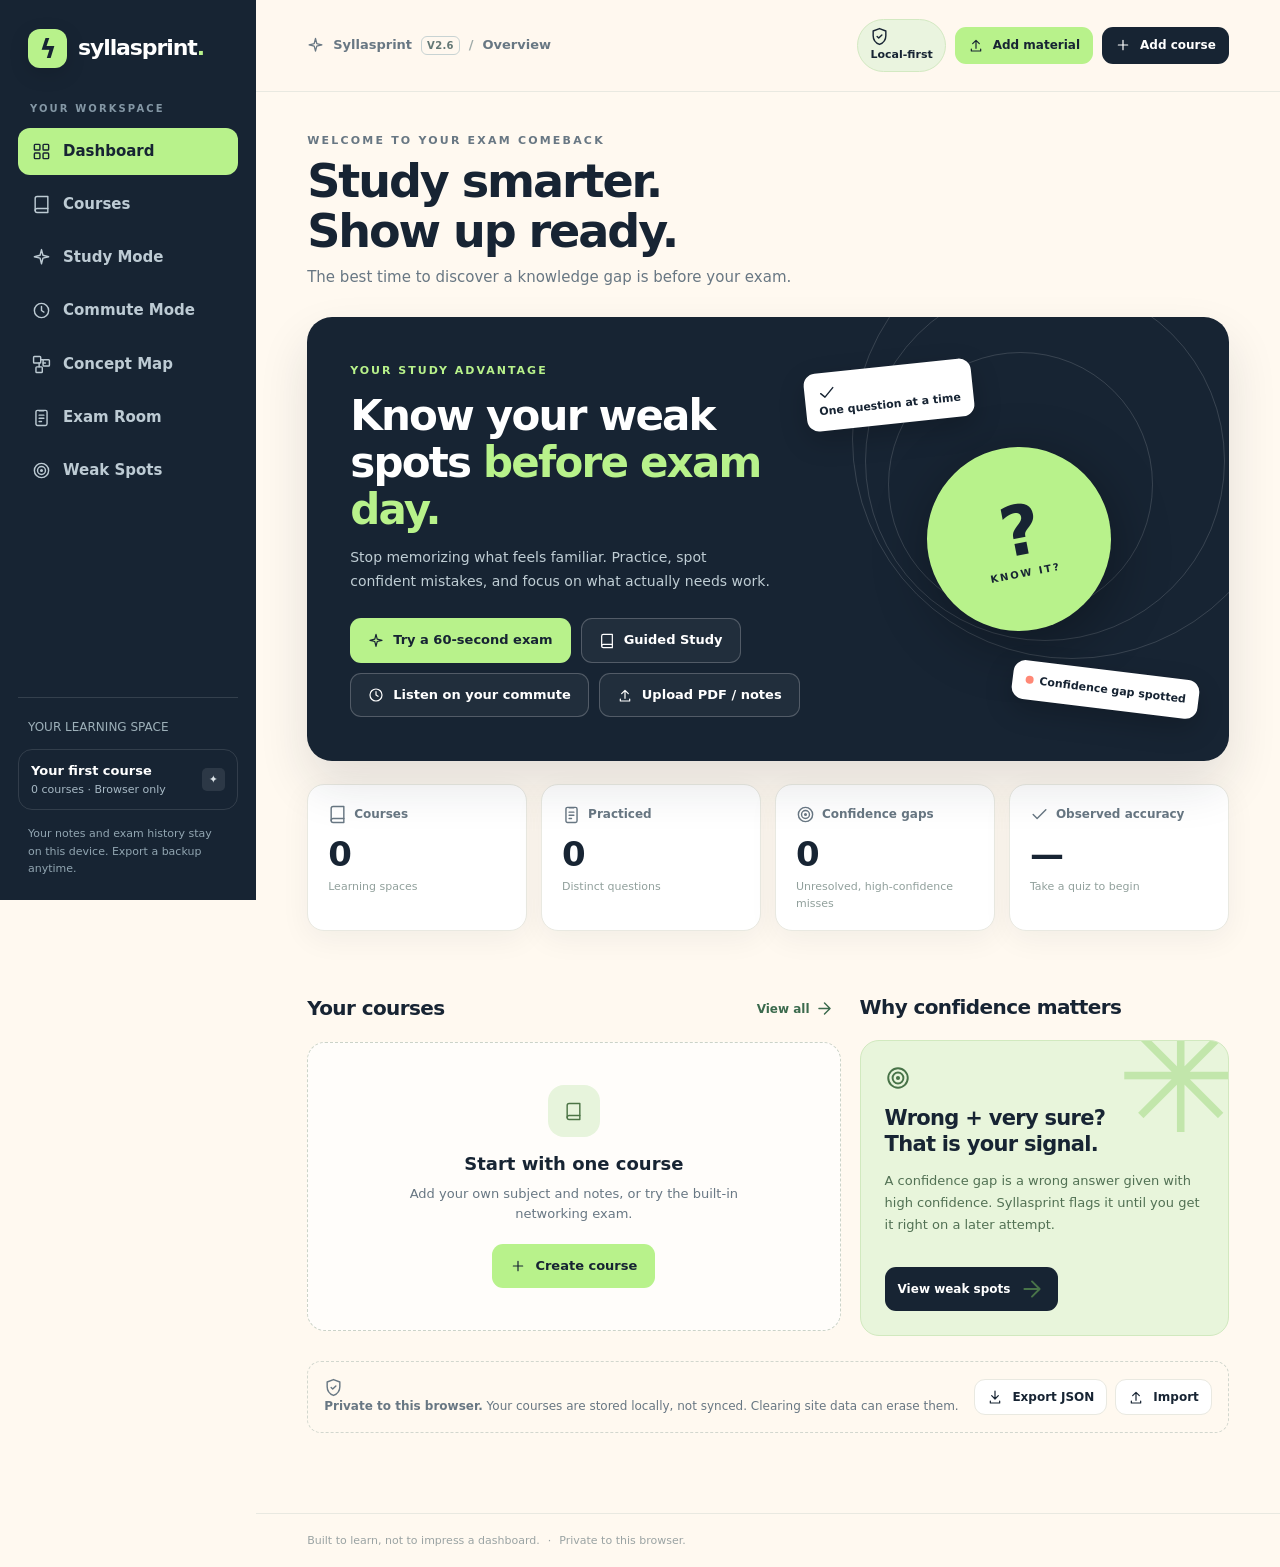
<file: index.html>
<!doctype html>
<html lang="en">
<head>
  <meta charset="UTF-8" />
  <meta name="viewport" content="width=device-width, initial-scale=1" />
  <meta name="theme-color" content="#172433" />
  <meta name="description" content="Syllasprint turns your notes into meaningful exam practice, flags confident mistakes, and helps you improve." />
  <title>Syllasprint — Know it before exam day.</title>
  <link rel="icon" href="data:image/svg+xml,%3Csvg xmlns='http://www.w3.org/2000/svg' viewBox='0 0 64 64'%3E%3Crect width='64' height='64' rx='17' fill='%23172433'/%3E%3Cpath d='M34 9 15 36h17l-4 19 21-30H32z' fill='%23b8f28b'/%3E%3C/svg%3E" />
  <link rel="stylesheet" href="css/style.css?v=20261107-concept1" />
  <script defer src="js/core.js?v=20261107-concept1"></script>
  <script defer src="js/lecture.js?v=20261107-concept1"></script>
  <script defer src="js/guide.js?v=20261107-concept1"></script>
  <script defer src="js/commute.js?v=20261107-concept1"></script>
  <script defer src="js/canvas.js?v=20261107-concept1"></script>
  <script defer src="js/app.js?v=20261107-concept1"></script>
</head>
<body>
  <div id="app">
    <aside class="sidebar" id="sidebar"></aside>
    <div class="main-shell">
      <header class="topbar" id="topbar"></header>
      <main id="content" class="page-content" tabindex="-1"></main>
      <footer class="site-footer">Built to learn, not to impress a dashboard. <span>·</span> Private to this browser.</footer>
    </div>
    <nav id="mobile-nav" class="mobile-nav" aria-label="Mobile navigation"></nav>
  </div>
  <dialog id="app-modal" class="app-dialog" aria-label="Syllasprint dialog"></dialog>
  <div id="toast-region" class="toast-region" role="status" aria-live="polite"></div>
  <noscript><div class="noscript">Syllasprint needs JavaScript to run practice sessions and save your progress.</div></noscript>
</body>
</html>
</file>
<file: css/style.css>
:root{--ink:#172433;--ink-2:#253849;--paper:#fff9f0;--surface:#fff;--surface-2:#f6f5ef;--muted:#687783;--line:#e9e9e1;--mint:#b8f28b;--mint-dark:#366b3b;--coral:#ff8876;--coral-bg:#fff0ec;--yellow:#ffe7a4;--shadow:0 8px 30px rgba(23,36,51,.055);--radius:20px;--font:Inter,ui-sans-serif,system-ui,-apple-system,BlinkMacSystemFont,"Segoe UI",sans-serif}*{box-sizing:border-box}html{scroll-behavior:smooth}body{margin:0;background:var(--paper);color:var(--ink);font-family:var(--font);font-size:15px;line-height:1.55}button,input,textarea,select{font:inherit}button{cursor:pointer}button:disabled{opacity:.44;cursor:not-allowed}a{color:inherit;text-decoration:none}a:focus-visible,button:focus-visible,input:focus-visible,textarea:focus-visible,select:focus-visible{outline:3px solid #77b6f5;outline-offset:3px}svg{display:block;flex:none}.icon{width:19px;height:19px;stroke:currentColor;stroke-width:1.8;fill:none;stroke-linecap:round;stroke-linejoin:round}#app{display:flex;min-height:100vh}.sidebar{position:sticky;top:0;align-self:flex-start;display:flex;flex-direction:column;justify-content:space-between;height:100vh;width:256px;min-width:256px;background:var(--ink);color:#dae2e7;padding:29px 18px 22px;z-index:3}.logo{display:flex;align-items:center;gap:11px;color:#fff;font-size:22px;font-weight:850;letter-spacing:-1.1px;padding:0 10px}.logo-mark{display:grid;place-items:center;width:39px;height:39px;border-radius:12px;background:var(--mint);color:var(--ink);font-size:26px;font-weight:900;box-shadow:0 6px 20px #0002}.sidebar-small{padding:0 12px;margin:33px 0 11px;font-size:10px;letter-spacing:2.1px;color:#8497a5;font-weight:800}.side-nav{display:grid;gap:6px}.nav-link{width:100%;display:flex;align-items:center;gap:12px;text-align:left;background:transparent;color:#bdcbd4;border:0;border-radius:12px;padding:12px 14px;font-weight:650;transition:background .2s,color .2s}.nav-link:hover{color:#fff;background:#ffffff0d}.nav-link.active{color:var(--ink);background:var(--mint)}.sidebar-foot{border-top:1px solid #ffffff20;padding-top:20px}.sidebar-foot .quick-label{color:#9db0b9;font-size:12px;margin:0 0 12px 10px}.sidebar-foot .side-course{padding:11px 12px;border:1px solid #ffffff1e;border-radius:14px;display:flex;align-items:center;justify-content:space-between;gap:8px;margin-bottom:15px}.side-course strong{display:block;font-size:13px;color:white;white-space:nowrap;overflow:hidden;text-overflow:ellipsis;max-width:165px}.side-course small{display:block;color:#a7b9c5;font-size:11px}.side-stamp{font-size:11px;padding:3px 7px;border-radius:5px;background:#ffffff18}.side-note{font-size:11px;color:#91a5b1;line-height:1.6;padding:0 10px}.main-shell{width:calc(100% - 256px);min-width:0;display:flex;flex-direction:column}.topbar{height:92px;padding:0 clamp(24px,4vw,72px);display:flex;align-items:center;justify-content:space-between;gap:16px;border-bottom:1px solid var(--line);background:rgba(255,249,240,.9)}.topbar-left{display:flex;align-items:center;gap:9px;color:var(--muted);font-size:13px;font-weight:650}.topbar-left .icon{width:17px;height:17px}.topbar-actions{display:flex;gap:10px;align-items:center}.top-chip{font-size:11px;font-weight:750;color:var(--ink);background:#eaf4df;border:1px solid #d3e9c2;border-radius:99px;padding:7px 12px}.page-content{width:min(1180px,100%);margin:0 auto;padding:40px clamp(24px,4vw,72px) 80px;flex:1}.site-footer{border-top:1px solid var(--line);color:#9aa3a3;font-size:11px;padding:18px clamp(24px,4vw,72px);display:flex;gap:8px}.eyebrow{font-size:11px;font-weight:850;letter-spacing:2.2px;text-transform:uppercase;color:var(--muted)}.page-heading{display:flex;align-items:flex-end;justify-content:space-between;gap:18px;margin-bottom:27px}.page-heading h1{font-size:clamp(31px,3.6vw,48px);line-height:1.09;letter-spacing:-2.1px;margin:7px 0 10px;font-weight:860}.page-heading p{color:var(--muted);margin:0;max-width:600px}.page-heading .right{display:flex;gap:10px;align-items:center}.btn{display:inline-flex;align-items:center;justify-content:center;gap:9px;border:1px solid transparent;background:var(--ink);color:white;border-radius:11px;padding:11px 17px;font-weight:780;font-size:13px;white-space:nowrap;transition:transform .16s,background .16s,border-color .16s}.btn:hover:not(:disabled){transform:translateY(-1px);background:var(--ink-2)}.btn .icon{width:16px;height:16px}.btn-mint{background:var(--mint);color:var(--ink)}.btn-mint:hover:not(:disabled){background:#a3e776}.btn-light{background:white;color:var(--ink);border-color:var(--line)}.btn-light:hover:not(:disabled){background:#f9f9f5}.btn-ghost{background:transparent;color:var(--ink);border-color:var(--line)}.btn-ghost:hover:not(:disabled){background:#fff}.btn-danger{background:#fff0ec;border-color:#ffd3c9;color:#a4372b}.btn-danger:hover:not(:disabled){background:#ffe1d8}.btn-sm{padding:8px 12px;font-size:12px}.btn-full{width:100%}.icon-button{border:1px solid var(--line);background:#fff;border-radius:11px;display:inline-grid;place-items:center;width:38px;height:38px;color:var(--ink)}.icon-button:hover{background:var(--surface-2)}.hero{background:var(--ink);border-radius:25px;min-height:308px;display:grid;grid-template-columns:1.2fr 1fr;overflow:hidden;position:relative;color:#fff;box-shadow:0 24px 50px rgba(23,36,51,.12)}.hero-text{padding:45px 10px 44px 43px;position:relative;z-index:1}.hero-kicker{color:var(--mint);letter-spacing:2px;text-transform:uppercase;font-size:11px;font-weight:850}.hero h2{font-size:clamp(27px,3.5vw,42px);letter-spacing:-1.8px;line-height:1.12;margin:13px 0 13px;max-width:490px}.hero p{max-width:420px;color:#bfcdd4;margin:0 0 25px;font-size:14px;line-height:1.7}.hero-actions{display:flex;gap:10px;flex-wrap:wrap}.hero-outline{background:#ffffff0c;border-color:#ffffff38;color:white}.hero-outline:hover:not(:disabled){background:#ffffff24}.hero-art{position:relative;min-height:285px;display:flex;align-items:center;justify-content:center}.orbit{position:absolute;border:1px solid #ffffff25;border-radius:50%;width:265px;height:265px;right:18%;top:8%}.orbit:nth-child(2){width:360px;height:360px;right:1%;top:-8%}.orbit:nth-child(3){width:440px;height:440px;right:-15%;top:-22%}.hero-core{z-index:1;width:184px;height:184px;border-radius:50%;background:var(--mint);display:flex;align-items:center;justify-content:center;flex-direction:column;color:var(--ink);transform:rotate(-11deg);box-shadow:0 14px 58px #0005}.hero-core span{font-size:69px;line-height:1;font-weight:900;letter-spacing:-6px}.hero-core small{font-weight:900;font-size:10px;letter-spacing:2px;text-transform:uppercase}.hero-floating{position:absolute;background:#fff;border-radius:12px;box-shadow:0 10px 28px #0003;padding:11px 13px;color:var(--ink);z-index:2;font-size:11px;font-weight:790}.hero-floating.one{left:-5px;top:49px;transform:rotate(-6deg)}.hero-floating.two{right:7%;bottom:52px;transform:rotate(7deg)}.float-dot{display:inline-block;width:8px;height:8px;border-radius:50%;background:var(--coral);margin-right:6px}.stats-grid{display:grid;grid-template-columns:repeat(4,minmax(0,1fr));gap:14px;margin:23px 0 31px}.stat{background:#fff;border:1px solid var(--line);border-radius:17px;padding:20px 20px 18px;box-shadow:var(--shadow)}.stat .stat-label{font-size:12px;color:var(--muted);font-weight:670;display:flex;gap:7px;align-items:center}.stat .stat-number{font-weight:850;font-size:34px;letter-spacing:-1.5px;line-height:1.25;margin:9px 0 3px}.stat .stat-foot{font-size:11px;color:#91a09c}.section-head{display:flex;align-items:center;justify-content:space-between;gap:12px;margin:30px 0 17px}.section-head h2{font-size:20px;font-weight:830;letter-spacing:-.6px;margin:0}.text-link{border:0;background:transparent;color:#3b6a4d;font-size:12px;font-weight:800;display:inline-flex;gap:5px;align-items:center;padding:7px}.text-link:hover{text-decoration:underline}.two-col{display:grid;grid-template-columns:1.3fr .9fr;gap:19px}.card{background:var(--surface);border:1px solid var(--line);border-radius:19px;padding:23px;box-shadow:var(--shadow)}.card h3{margin:0 0 8px;letter-spacing:-.45px}.card p{margin:0;color:var(--muted)}.course-list{display:grid;gap:11px}.course-row{border:1px solid var(--line);border-radius:14px;padding:17px;display:flex;align-items:center;justify-content:space-between;gap:14px;background:white}.course-row:hover{border-color:#c5d3c0}.course-left{display:flex;gap:13px;align-items:center;min-width:0}.course-icon{height:45px;width:45px;border-radius:13px;display:grid;place-items:center;background:#e8f4dd;color:#3c6942;flex:none}.course-icon.warm{background:#fff0db;color:#b87727}.course-icon.blue{background:#e5f0ff;color:#4d77a0}.course-title{font-size:14px;font-weight:800;overflow:hidden;text-overflow:ellipsis;white-space:nowrap}.course-meta{font-size:11px;color:var(--muted);margin-top:3px}.course-actions{display:flex;align-items:center;gap:8px;flex:none}.tag{display:inline-flex;border-radius:99px;background:#eff1ed;padding:5px 9px;color:#5f706c;font-size:10px;font-weight:800;white-space:nowrap}.tag-mint{background:#e3f5d8;color:#386c38}.tag-coral{background:#fff0eb;color:#a84034}.tag-yellow{background:#fff3d7;color:#967225}.tip-card{background:#e8f5db;border:1px solid #d1e9bf;border-radius:19px;padding:24px;position:relative;overflow:hidden}.tip-card .icon{color:#487348;width:26px;height:26px}.tip-card h3{margin:15px 0 8px;font-size:21px;line-height:1.2;letter-spacing:-.7px}.tip-card p{font-size:13px;color:#527154;line-height:1.7}.tip-card .btn{margin-top:18px}.tip-card:after{content:'✳';position:absolute;color:#c2e6ab;font-size:155px;top:-82px;right:-18px;pointer-events:none}.empty{padding:42px 22px;text-align:center;border:1px dashed #cbd3c8;border-radius:18px;background:#ffffffaf}.empty-icon{margin:auto auto 13px;display:grid;place-items:center;width:52px;height:52px;background:#e7f4dc;border-radius:16px;color:#4c7446}.empty h3{margin:5px 0;font-size:18px}.empty p{color:var(--muted);margin:6px auto 19px;max-width:380px;font-size:13px}.library-grid{display:grid;grid-template-columns:repeat(3,minmax(0,1fr));gap:16px}.library-card{background:#fff;border:1px solid var(--line);border-radius:18px;padding:20px;min-height:176px;display:flex;flex-direction:column;justify-content:space-between;gap:20px;box-shadow:var(--shadow)}.library-card:hover{border-color:#c6d6c4}.library-card h3{margin:12px 0 6px;line-height:1.35;letter-spacing:-.4px}.library-card p{font-size:12px;color:var(--muted);margin:0}.library-card .bottom{display:flex;align-items:center;justify-content:space-between;gap:10px}.data-note{margin-top:25px;border:1px dashed #d2d7ce;border-radius:14px;padding:16px;display:flex;justify-content:space-between;align-items:center;gap:14px;font-size:12px;color:var(--muted);flex-wrap:wrap}.split-actions{display:flex;flex-wrap:wrap;gap:8px}.field{display:grid;gap:6px;margin-bottom:15px}.field label{font-weight:760;font-size:12px;color:var(--ink)}.field input,.field select,.field textarea,.search-box{background:white;border:1px solid #d6dcd7;border-radius:10px;padding:11px 12px;outline:none;width:100%;color:var(--ink)}.field textarea{min-height:105px;resize:vertical;line-height:1.6}.field input:focus,.field textarea:focus,.field select:focus,.search-box:focus{border-color:#6e9f81;box-shadow:0 0 0 3px #addec045}.hint{font-size:11px;color:var(--muted);line-height:1.55}.field-grid{display:grid;grid-template-columns:1fr 1fr;gap:13px}.filter-row{display:flex;gap:11px;align-items:center;flex-wrap:wrap;margin:18px 0}.filter-row select,.filter-row input{min-height:42px;border:1px solid #d6dcd7;border-radius:10px;padding:9px 12px;background:#fff;color:var(--ink);max-width:270px}.chip-row{display:flex;flex-wrap:wrap;gap:8px}.pill{border:1px solid #dbe2d6;background:white;color:#57715e;padding:8px 13px;border-radius:99px;font-size:12px;font-weight:700}.pill.active{background:var(--ink);border-color:var(--ink);color:white}.question-list{display:grid;gap:11px}.question-row{border:1px solid var(--line);background:#fff;border-radius:15px;padding:17px;display:flex;justify-content:space-between;align-items:flex-start;gap:15px}.question-row h3{font-size:14px;letter-spacing:-.1px;margin:6px 0}.question-row p{font-size:11px;color:var(--muted);margin:0}.q-right{display:flex;gap:6px;align-items:center;flex:none}.quiz-shell{max-width:810px;margin:0 auto}.quiz-head{display:flex;justify-content:space-between;align-items:center;gap:14px;margin-bottom:19px}.quiz-progress{height:7px;border-radius:99px;background:#e8e8dd;overflow:hidden;margin-bottom:30px}.quiz-progress>div{height:100%;border-radius:99px;background:#6ab86c;transition:width .22s}.quiz-card{background:white;border:1px solid var(--line);border-radius:23px;padding:clamp(22px,4vw,42px);box-shadow:0 16px 45px #1724330a}.quiz-card h2{font-size:clamp(21px,2.6vw,29px);line-height:1.35;letter-spacing:-.8px;margin:15px 0 22px}.answer-list{display:grid;gap:10px}.answer-option{width:100%;display:flex;align-items:center;text-align:left;gap:13px;padding:15px 16px;background:#fff;border:1.5px solid #e2e6df;border-radius:13px;color:var(--ink);font-weight:620;transition:border-color .16s,background .16s}.answer-option:not(:disabled):hover{border-color:#91bb86;background:#f8fbf6}.answer-option.selected{border-color:#639e64;background:#f1faec}.answer-option.correct{border-color:#72b47a;background:#ecf8ec}.answer-option.wrong{border-color:var(--coral);background:#fff0ec}.option-letter{width:28px;height:28px;border:1px solid #d5ddd2;border-radius:8px;display:grid;place-items:center;font-size:11px;flex:none;font-weight:850}.answer-option.selected .option-letter{background:var(--ink);color:white;border-color:var(--ink)}.confidence-title{font-weight:820;font-size:13px;margin:23px 0 10px}.confidence-row{display:grid;grid-template-columns:repeat(3,1fr);gap:9px}.confidence-option{border:1px solid #e1e5df;border-radius:11px;padding:11px 8px;background:white;font-weight:750;color:var(--muted);font-size:12px}.confidence-option.selected{background:#eaf7df;color:#395f37;border-color:#8db881}.confidence-option:hover:not(:disabled){border-color:#9db99b}.quiz-actions{display:flex;justify-content:space-between;gap:12px;margin-top:27px}.feedback{border-radius:15px;background:#edf8e9;border:1px solid #c8eac0;padding:19px;margin-top:22px}.feedback.error{background:#fff1ec;border-color:#ffd6cc}.feedback h3{font-size:17px;margin:0 0 6px}.feedback p{margin:0;color:#526357;font-size:13px;line-height:1.65}.feedback.error p{color:#80544b}.feedback .answer-note{margin:11px 0 0;padding-top:11px;border-top:1px solid #0001;font-size:12px}.feedback .gap-alert{display:inline-flex;align-items:center;gap:6px;background:#fff;border-radius:9px;padding:9px 11px;color:#a63f33;font-size:12px;font-weight:800;margin-top:12px}.result-banner{background:var(--ink);color:white;padding:36px;border-radius:22px;display:grid;grid-template-columns:1fr auto;gap:20px;align-items:center;margin-bottom:23px}.result-banner h2{font-size:34px;letter-spacing:-1.1px;margin:8px 0}.result-banner p{color:#bdccd4;margin:0}.result-number{height:110px;width:110px;display:grid;place-items:center;border-radius:50%;border:11px solid var(--mint);font-weight:850;font-size:24px}.weak-grid{display:grid;gap:12px}.weak-item{background:white;border:1px solid var(--line);border-radius:16px;padding:18px;display:flex;justify-content:space-between;gap:17px;align-items:center}.weak-item h3{font-size:14px;margin:8px 0 3px}.weak-item p{font-size:11px;color:var(--muted);margin:0}.callout{padding:18px;border:1px solid #e6dec8;background:#fff8e8;border-radius:14px;color:#776338;font-size:13px}.mini-grid{display:grid;grid-template-columns:1fr 1fr;gap:14px}.mini-grid .card{padding:20px}.mini-grid h3{font-size:15px}.mini-grid p{font-size:12px;line-height:1.65}.steps{display:flex;gap:12px;flex-wrap:wrap}.step{padding:9px 12px;border-radius:9px;background:#fff;border:1px solid var(--line);font-size:11px;font-weight:750}.notice{font-size:12px;color:var(--muted);border-radius:12px;border:1px dashed #cdd7cb;padding:12px 14px}.app-dialog{border:0;padding:0;max-height:min(92vh,940px);overflow:auto;width:min(615px,calc(100vw - 24px));border-radius:20px;box-shadow:0 30px 100px #0d203555;background:white;color:var(--ink)}.app-dialog::backdrop{background:#14243399;backdrop-filter:blur(3px)}.modal-inner{padding:29px}.modal-heading{display:flex;align-items:center;justify-content:space-between;gap:13px;margin-bottom:22px}.modal-heading h2{margin:0;line-height:1.1;font-size:25px;letter-spacing:-.8px}.modal-footer{display:flex;justify-content:flex-end;flex-wrap:wrap;gap:9px;padding-top:5px}.input-pair{display:grid;grid-template-columns:1fr 1fr;gap:12px}.hidden{display:none!important}.mobile-nav{display:none}.toast-region{position:fixed;z-index:100;bottom:20px;right:22px;display:grid;gap:8px;pointer-events:none}.toast{background:var(--ink);color:white;border-radius:12px;max-width:360px;box-shadow:0 12px 40px #0003;padding:13px 17px;font-size:13px;font-weight:700}.toast.error{background:#9e3e33}.noscript{position:fixed;inset:0;background:#fff;padding:60px;z-index:999}.sr-only{position:absolute;width:1px;height:1px;padding:0;margin:-1px;overflow:hidden;clip:rect(0,0,0,0);white-space:nowrap;border:0}@media(max-width:1100px){.sidebar{width:216px;min-width:216px}.main-shell{width:calc(100% - 216px)}.stats-grid{grid-template-columns:repeat(2,minmax(0,1fr))}.library-grid{grid-template-columns:repeat(2,minmax(0,1fr))}.hero-text{padding:38px 0 38px 32px}.hero-core{width:154px;height:154px}.hero-core span{font-size:60px}}@media(max-width:760px){#app{display:block}.sidebar{display:none}.main-shell{width:100%}.topbar{height:71px;padding:0 18px}.topbar .top-chip{display:none}.page-content{padding:25px 18px 103px}.site-footer{padding:18px;margin-bottom:61px}.page-heading{align-items:flex-start;flex-direction:column;gap:13px;margin-bottom:21px}.page-heading h1{font-size:33px;letter-spacing:-1.4px}.page-heading p{font-size:13px}.hero{grid-template-columns:1fr;min-height:auto}.hero-text{padding:31px 25px 27px}.hero h2{font-size:32px}.hero p{font-size:12px}.hero-art{display:none}.stats-grid{gap:10px;margin:16px 0 25px}.stat{padding:15px}.stat .stat-number{font-size:29px}.two-col{grid-template-columns:1fr}.library-grid{grid-template-columns:1fr}.mobile-nav{position:fixed;bottom:0;left:0;right:0;z-index:7;display:grid;grid-template-columns:repeat(4,1fr);height:70px;background:#fff;border-top:1px solid var(--line);box-shadow:0 -3px 16px #12233310;padding-bottom:env(safe-area-inset-bottom)}.mobile-nav .mob-link{border:0;background:transparent;display:grid;place-items:center;align-content:center;gap:3px;font-size:10px;color:#7b898c;font-weight:750}.mobile-nav .mob-link .icon{width:21px;height:21px}.mobile-nav .mob-link.active{color:#356d3b}.field-grid{grid-template-columns:1fr}.result-banner{padding:24px}.result-banner h2{font-size:26px}.result-number{width:76px;height:76px;font-size:19px;border-width:7px}.weak-item{align-items:flex-start;flex-direction:column}.question-row{flex-direction:column}.q-right{width:100%;justify-content:flex-end}.input-pair{grid-template-columns:1fr}.quiz-card{padding:21px}.quiz-actions .btn{padding:11px}.topbar-actions .btn{padding:9px 12px}.data-note{align-items:flex-start;flex-direction:column}}@media(max-width:390px){.stats-grid{grid-template-columns:1fr 1fr}.stat .stat-label{font-size:10px}.stat .stat-number{font-size:27px}.hero-actions{flex-direction:column;align-items:stretch}.page-heading .right{width:100%;flex-wrap:wrap}.confidence-option{font-size:11px;padding:10px 2px}.logo{font-size:19px}}@media(prefers-reduced-motion:reduce){*,*:before,*:after{transition:none!important;scroll-behavior:auto!important;animation:none!important}}

.import-status{margin-top:10px;padding:10px 13px;border-radius:10px;background:#f1f7f1;color:#244034;font-size:12px;line-height:1.6;border:1px solid #dbe8dc}.victory-note{margin:20px 0;padding:18px 20px;border-radius:14px;background:#e5f4d8;border:1px solid #b6d79a;color:#254429;display:flex;align-items:center;gap:12px;line-height:1.5}.victory-note svg{flex:0 0 24px}

/* Clearly visible course-material upload, with compact navigation on phones. */
.build-version{display:inline-flex;align-items:center;border:1px solid #c8d3d3;border-radius:6px;padding:1px 5px;font-size:10px;color:#647875;font-weight:800;letter-spacing:.3px}
.upload-short{display:none}.topbar-upload{white-space:nowrap}.material-intro{background:#f4f9ed;border:1px solid #dbe9d1;border-radius:12px;padding:13px 16px;margin-bottom:17px}.material-intro p{font-size:13px;line-height:1.6;margin:9px 0 0;color:#385147}.upload-panel{background:#fbfcfa;border:2px dashed #94b78b;border-radius:15px;padding:16px;margin-bottom:20px}.upload-panel-title{display:flex;align-items:center;gap:10px;margin:0 0 12px;font-size:16px}.upload-panel .field{margin-bottom:8px}.upload-panel input[type=file]{padding:12px;background:white}.upload-panel input[type=file]::file-selector-button{border:0;border-radius:8px;padding:10px 14px;background:#172433;color:white;font-weight:750;cursor:pointer;margin-right:12px}.upload-panel .import-status{margin-top:12px}.topbar-actions{gap:9px}
@media(max-width:760px){.topbar .build-version{display:none}.topbar-upload .upload-label{display:none}.topbar-upload .upload-short{display:inline}.topbar .topbar-left{font-size:12px}.topbar .topbar-actions{gap:5px}.topbar .topbar-actions .btn{font-size:11px;padding:9px 9px}.modal-inner{padding:20px}.upload-panel{padding:14px}.material-intro p{font-size:12px}}
@media(max-width:460px){.topbar-actions>.btn:not(.topbar-upload){display:none}}

/* Guided Study: independent source-grounded learning rounds */
.guide-page{max-width:1100px;margin:0 auto}.guide-page>h1{font-size:clamp(30px,4vw,45px);letter-spacing:-.045em;margin:8px 0 10px;line-height:1.15}.guide-lead{font-size:16px;color:var(--muted);max-width:720px;margin:0 0 25px}.guide-rounds{display:grid;grid-template-columns:repeat(5,minmax(0,1fr));gap:10px;margin:24px 0 26px}.guide-round{background:var(--surface);border:1px solid var(--line);border-radius:14px;padding:17px 14px;min-height:135px;display:flex;flex-direction:column;gap:6px}.guide-round span{color:#608a58;font-weight:900;letter-spacing:1px}.guide-round strong{font-size:15px}.guide-round small{color:var(--muted);font-size:12px;line-height:1.4}.guide-select{max-width:700px;margin-bottom:28px}.guide-select .btn{margin-top:8px}.guide-history{margin-top:30px}.guide-history-row{display:flex;justify-content:space-between;align-items:center;gap:18px;padding:17px 19px;border-bottom:1px solid var(--line);background:var(--surface)}.guide-history-row:first-of-type{border-radius:14px 14px 0 0}.guide-history-row:last-of-type{border-radius:0 0 14px 14px}.guide-history-row p{margin:4px 0 0;color:var(--muted);font-size:12px}.guide-breadcrumb{display:flex;align-items:center;gap:18px;margin-bottom:24px;color:var(--muted);font-size:12px;min-width:0}.guide-breadcrumb span{white-space:nowrap;overflow:hidden;text-overflow:ellipsis}.guide-steps{display:grid;grid-template-columns:repeat(5,minmax(0,1fr));gap:8px}.guide-step{display:flex;align-items:center;gap:6px;color:#829096;font-size:12px;font-weight:750;border:1px solid var(--line);background:#fff;border-radius:10px;padding:8px}.guide-step span{display:grid;place-items:center;flex:none;border-radius:100%;width:22px;height:22px;background:#eef1ec;color:#5b7174;font-size:11px}.guide-step.current{color:var(--ink);border-color:#87ad7c;background:#e8f5df}.guide-step.complete{color:#376b40;background:#f2f8ee}.guide-step.complete span{background:#b8f28b;color:#172433}.guide-progress{margin:13px 0 21px}.guide-session-head{display:flex;align-items:center;justify-content:space-between;gap:18px;margin-bottom:18px}.guide-session-head h1{font-size:32px;letter-spacing:-1.2px;margin:5px 0}.guide-session-head p{margin:0;color:var(--muted)}.guide-lesson{max-width:820px;margin:0 auto;padding:clamp(19px,4vw,36px)}.guide-lesson h2{font-size:24px;line-height:1.3;margin:15px 0}.guide-lesson>.btn,.guide-reference+.btn{margin-top:17px}.guide-quote{margin:18px 0 20px;background:#f5f9ee;border-left:4px solid #8ebf6f;padding:20px 22px;line-height:1.75;white-space:pre-wrap;overflow-wrap:anywhere;border-radius:0 10px 10px 0}.guide-code{padding:19px;background:#172433;color:#e5f8df;white-space:pre-wrap;word-break:break-word;overflow:auto;border-radius:12px;font-size:13px;line-height:1.6}.guide-reference{margin:18px 0;padding:20px;background:#f5f8f5;border:1px solid #dce9d5;border-radius:13px;overflow-wrap:anywhere}.guide-reference pre{white-space:pre-wrap;overflow-wrap:anywhere;font:inherit;font-size:13px;line-height:1.65;max-height:230px;overflow:auto}.guide-reference details{margin-top:13px}.guide-reference summary{cursor:pointer;font-weight:800}.guide-actions{display:flex;gap:10px;flex-wrap:wrap;margin-top:18px}.guide-report{margin:20px 0}.guide-weak p{border-bottom:1px solid var(--line);padding-bottom:10px}.guide-lesson .confidence-row{margin:13px 0 22px}.guide-lesson textarea{min-height:130px}.guide-lesson .answer-option{width:100%;text-align:left}.guide-lesson .tag{display:inline-flex}@media(max-width:900px){.guide-rounds{grid-template-columns:repeat(3,minmax(0,1fr))}.guide-round{min-height:95px}.guide-steps small{font-size:10px}}@media(max-width:760px){.mobile-nav{grid-template-columns:repeat(5,minmax(0,1fr))}.mobile-nav .mob-link{font-size:9px}.mobile-nav .mob-link .icon{width:18px;height:18px}.guide-rounds{grid-template-columns:repeat(2,minmax(0,1fr))}.guide-step{flex-direction:column;gap:3px;text-align:center;font-size:10px;padding:7px 2px}.guide-step span{width:21px;height:21px}.guide-breadcrumb{margin-bottom:15px}.guide-session-head h1{font-size:27px}.guide-lesson h2{font-size:21px}.guide-history-row{padding:13px;align-items:flex-start}.guide-history-row .btn{white-space:nowrap}}

/* V2.3 — persisted study reflections and learning journal */
.guide-reflection{margin-top:22px;margin-bottom:18px}.guide-reflection textarea{width:100%;min-height:104px;resize:vertical}.guide-journal{margin-top:22px;padding:24px}.guide-journal .section-head{display:flex;align-items:center;justify-content:space-between;gap:10px;flex-wrap:wrap;margin-bottom:12px}.guide-journal h2{font-size:19px;margin:0}.guide-answer-entry{border:1px solid var(--line);border-radius:12px;margin:10px 0;overflow:hidden;background:#fff}.guide-answer-entry summary{cursor:pointer;display:flex;gap:15px;align-items:center;justify-content:space-between;padding:13px 16px}.guide-answer-entry summary strong{font-size:13px;color:var(--ink)}.guide-answer-entry summary span{font-size:12px;color:var(--muted);white-space:nowrap;max-width:55%;overflow:hidden;text-overflow:ellipsis}.guide-answer-entry[open] summary{border-bottom:1px solid var(--line);background:#f8fbf3}.guide-answer-prompt{padding:12px 16px 0;font-size:13px;color:var(--muted);margin:0}.guide-answer-text{padding:12px 16px 15px;white-space:pre-wrap;overflow-wrap:anywhere;margin:0;background:white;border:0;font:inherit;line-height:1.65;max-height:none}.guide-journal .hint{font-size:12px}@media(max-width:600px){.guide-journal{padding:16px}.guide-answer-entry summary{align-items:flex-start;flex-direction:column;gap:3px}.guide-answer-entry summary span{max-width:100%}}

/* Syllasprint V2.4: Commute Mode, mobile-first and accessible */
.commute-page{max-width:1080px;margin:0 auto}.commute-hero{background:#172433;color:#fff;border-radius:24px;padding:clamp(24px,5vw,42px);margin:0 0 24px}.commute-label{font-weight:900;font-size:11px;letter-spacing:.13em;color:#618447}.commute-hero .commute-label{color:#b8f28b}.commute-hero h2{font-size:clamp(25px,5vw,43px);max-width:670px;line-height:1.1;letter-spacing:-.035em;margin:15px 0}.commute-hero p{color:#d1dee1;line-height:1.65;font-size:15px;max-width:680px}.commute-note{display:block;color:#bbc8cf;font-size:12px;line-height:1.6}.commute-setup{padding:clamp(18px,4vw,30px);max-width:700px}.commute-setup h2,.commute-recent h2,.commute-resume h2{font-size:21px;margin:0 0 17px}.commute-setup select{width:100%}.commute-setup .hint{margin:15px 0;line-height:1.6}.commute-resume{padding:24px;margin-bottom:20px}.commute-recent{margin-top:30px}.commute-history{padding:16px;background:#fff;border:1px solid var(--line);border-radius:12px;margin:9px 0;display:flex;justify-content:space-between;align-items:center;gap:12px}.commute-history p{font-size:12px;color:var(--muted);margin:6px 0 0}.commute-toolbar{display:flex;gap:10px;align-items:center;flex-wrap:wrap;margin-bottom:14px}.commute-clock{margin-left:auto;background:#e8f5dd;border-radius:12px;padding:9px 13px;color:#23462e;font-variant-numeric:tabular-nums;font-weight:900;font-size:17px}.commute-listen-card{background:#fff;border:1px solid var(--line);border-radius:22px;padding:clamp(21px,5vw,40px);max-width:800px;margin:28px auto 0;box-shadow:0 10px 32px #192b3610}.commute-listen-card h1{font-size:clamp(24px,4.4vw,36px);line-height:1.3;letter-spacing:-.035em;margin:17px 0}.commute-help{font-size:14px;color:var(--muted);line-height:1.7}.commute-audio-controls{display:flex;flex-wrap:wrap;gap:10px;margin:24px 0 10px}.commute-answer{background:#f1f7ea;border:1px solid #dbe7ce;border-radius:15px;padding:22px;margin:25px 0;line-height:1.65;overflow-wrap:anywhere}.commute-answer strong{font-size:20px}.commute-answer p{margin-bottom:4px}.commute-hidden{color:#66815c;font-weight:700}.commute-card-actions{display:flex;gap:10px;flex-wrap:wrap}.commute-grade{margin-top:27px;border-top:1px solid var(--line);padding-top:20px}.commute-grade p{font-weight:800;margin-bottom:12px}.commute-grade small{display:block;color:var(--muted);font-weight:500;margin-top:4px}.commute-grade .split-actions{margin-bottom:15px}.commute-disclaimer{text-align:center;color:var(--muted);font-size:12px;margin-top:19px;line-height:1.6}.commute-report{max-width:740px;padding:clamp(22px,5vw,40px)}.commute-report h2{font-size:32px;letter-spacing:-.03em;margin:17px 0}.commute-results{display:grid;grid-template-columns:repeat(3,minmax(0,1fr));gap:10px;margin:26px 0}.commute-results>div{background:#f4f7f2;border-radius:13px;padding:20px;text-align:center}.commute-results strong{display:block;font-size:30px;color:#203d2d}.commute-results span{font-size:12px;color:#4e655b}.commute-report .btn{margin-right:8px;margin-top:8px}.commute-page button:focus-visible{outline:3px solid #43844d;outline-offset:3px}
@media(max-width:760px){.mobile-nav{grid-template-columns:repeat(6,minmax(0,1fr));height:74px}.mobile-nav .mob-link{font-size:8px;gap:2px;min-width:0;overflow-wrap:anywhere}.mobile-nav .mob-link .icon{width:17px;height:17px}.commute-toolbar .tag{font-size:10px}.commute-listen-card{margin-top:18px}.commute-grade .split-actions{display:grid;grid-template-columns:repeat(2,minmax(0,1fr))}.commute-grade .split-actions .btn{width:100%;min-width:0;font-size:12px}.commute-results>div{padding:14px 7px}}
@media(max-width:400px){.commute-audio-controls .btn{width:100%}.commute-card-actions .btn{width:100%}.commute-toolbar{gap:6px}}

/* V2.5 Study Canvas: original per-course visual note organization. */
.canvas-course-callout{display:flex;justify-content:space-between;align-items:center;gap:20px;background:#eff8e8;border:1px solid #dbe9cf;border-radius:17px;padding:18px 22px;margin:26px 0 8px}
.canvas-course-callout strong{font-size:17px}.canvas-course-callout p{margin:3px 0 0;font-size:13px;color:var(--muted)}
.canvas-toolbar{display:flex;flex-wrap:wrap;gap:10px;align-items:end;margin:4px 0 14px}
.canvas-toolbar .btn{min-height:40px}
.canvas-course-picker{display:flex;flex-direction:column;gap:4px;font-size:11px;font-weight:800;letter-spacing:.5px;color:var(--muted);margin-right:auto;min-width:210px}
.canvas-course-picker select{padding:9px 13px;min-height:40px;border:1px solid #d8e0d8;border-radius:10px;background:white;color:var(--ink);max-width:340px}
.canvas-hint{padding:12px 16px;background:#eaf4e6;border:1px solid #d3e6ca;border-radius:12px;margin-bottom:12px;font-size:13px;color:#345443}
.canvas-text-btn{border:0;background:transparent;color:var(--ink);font-size:12px;font-weight:800;text-decoration:underline;padding:2px 6px}
.canvas-scroll{border:1px solid #dce5db;border-radius:18px;overflow:auto;max-width:100%;height:600px;position:relative;background:#fcfdf9;box-shadow:0 12px 35px rgba(23,36,51,.08);overscroll-behavior:contain}
.canvas-surface{position:relative;width:1180px;height:740px;min-width:1180px;background-color:#fbfdf9;background-image:radial-gradient(#d6e2d4 1px,transparent 1px);background-size:20px 20px;isolation:isolate}
.canvas-lines{position:absolute;top:0;left:0;z-index:0;overflow:visible;pointer-events:none}
.canvas-edge line{stroke:#80a096;stroke-width:3;stroke-linecap:round;marker-end:url(#canvas-arrow);opacity:.88}
.canvas-sticky{position:absolute;z-index:1;width:244px;height:180px;border-radius:15px;box-shadow:0 6px 20px #17243324;border:1px solid #17243315;display:flex;flex-direction:column;overflow:hidden;transition:box-shadow .15s}
.canvas-sticky:hover{box-shadow:0 9px 28px #17243330}
.canvas-mint{background:#d8f8b6}.canvas-sky{background:#dcedfa}.canvas-peach{background:#ffe0cc}.canvas-lavender{background:#efe2fb}.canvas-cream{background:#ffefb9}
.canvas-sticky-head{display:flex;align-items:center;gap:8px;padding:8px 12px 3px;touch-action:none;cursor:grab;user-select:none;font-size:9px;font-weight:850;color:#172433a1;letter-spacing:1px;min-height:31px}
.canvas-sticky-head:active{cursor:grabbing}.canvas-grip{font-size:18px;line-height:1}
.canvas-sticky h3{font-size:14px;margin:4px 13px 5px;line-height:1.3;font-weight:850;overflow-wrap:anywhere;display:-webkit-box;-webkit-box-orient:vertical;-webkit-line-clamp:2;overflow:hidden}
.canvas-sticky p{margin:0 13px;line-height:1.45;font-size:11.7px;color:#32474b;white-space:pre-wrap;overflow-wrap:anywhere;display:-webkit-box;-webkit-box-orient:vertical;-webkit-line-clamp:3;overflow:hidden;flex:1}
.canvas-sticky-actions{display:flex;gap:5px;border-top:1px solid #17243318;padding:6px 9px;background:#ffffff36}
.canvas-mini-btn{border:1px solid #17243320;background:#ffffff73;color:#263b41;border-radius:7px;padding:5px 8px;font-size:10px;font-weight:850;line-height:1.3;min-height:29px}
.canvas-mini-btn:hover{background:white}.canvas-mini-btn.canvas-selected{background:#172433;color:white}.canvas-mini-btn.canvas-delete-note{margin-left:auto;color:#8b3f35}
.canvas-empty{position:absolute;top:210px;left:330px;width:500px;display:flex;flex-direction:column;align-items:center;text-align:center;padding:35px;border-radius:25px;border:2px dashed #b8d3b4;background:#fffdf8c8}
.canvas-empty-icon{font-size:42px;color:#58844d}.canvas-empty strong{font-size:20px}.canvas-empty p{font-size:13px;color:var(--muted);max-width:320px}
.canvas-footer{display:flex;justify-content:space-between;flex-wrap:wrap;gap:12px;font-size:12px;color:var(--muted);margin-top:12px}
@media(max-width:680px){.canvas-course-callout{align-items:flex-start;flex-direction:column}.canvas-toolbar{align-items:stretch}.canvas-toolbar .btn{flex-grow:1}.canvas-course-picker{width:100%}.canvas-course-picker select{max-width:100%;width:100%}.canvas-scroll{height:65vh;min-height:460px}}
@media print{.canvas-toolbar,.canvas-hint,.canvas-footer,.canvas-sticky-actions{display:none!important}.canvas-scroll{overflow:visible;height:auto;border:0;box-shadow:none}.canvas-surface{transform:scale(.7);transform-origin:top left}.canvas-sticky{print-color-adjust:exact;-webkit-print-color-adjust:exact}}

/* V2.6 Concept Map: study relevance, source provenance, and actionable revisions. */
.canvas-sticky.concept-has-gap{outline:3px solid #d97966;outline-offset:0}
.concept-badges{display:flex;flex-wrap:wrap;gap:3px;margin:0 10px 4px;max-height:31px;overflow:hidden}
.concept-badges span{font-size:8px;font-weight:900;line-height:1.25;letter-spacing:.3px;border-radius:4px;padding:3px 5px}
.concept-gap{color:#8a3529;background:#ffe4dc}
.concept-weak{color:#7b490c;background:#ffefd0}
.concept-reference{color:#244c54;background:#d5eff0}
.concept-study-btn{background:#172433;color:#fff;border-color:#172433}
.concept-study-btn:hover{background:#355068;color:#fff}
.canvas-sticky-actions{flex-wrap:wrap}
.concept-study-dialog{line-height:1.6;color:var(--ink)}
.concept-study-dialog h3{font-size:16px;margin:22px 0 6px}
.concept-study-dialog>p{white-space:pre-wrap;overflow-wrap:anywhere;font-size:14px}
.concept-study-meta{display:flex;gap:8px;flex-wrap:wrap;margin:12px 0}
.concept-source-title{font-weight:700;font-size:13px}
.concept-excerpt{white-space:pre-wrap;overflow-wrap:anywhere;max-height:260px;overflow-y:auto;padding:15px;border-left:4px solid #9bc87b;border-radius:4px;background:#f4f8ee;color:#30423b;font-size:13px;line-height:1.6}
.concept-modal-actions{flex-wrap:wrap}
@media(max-width:680px){.concept-modal-actions .btn{width:100%;justify-content:center}.canvas-sticky-actions{gap:3px}}
</file>
